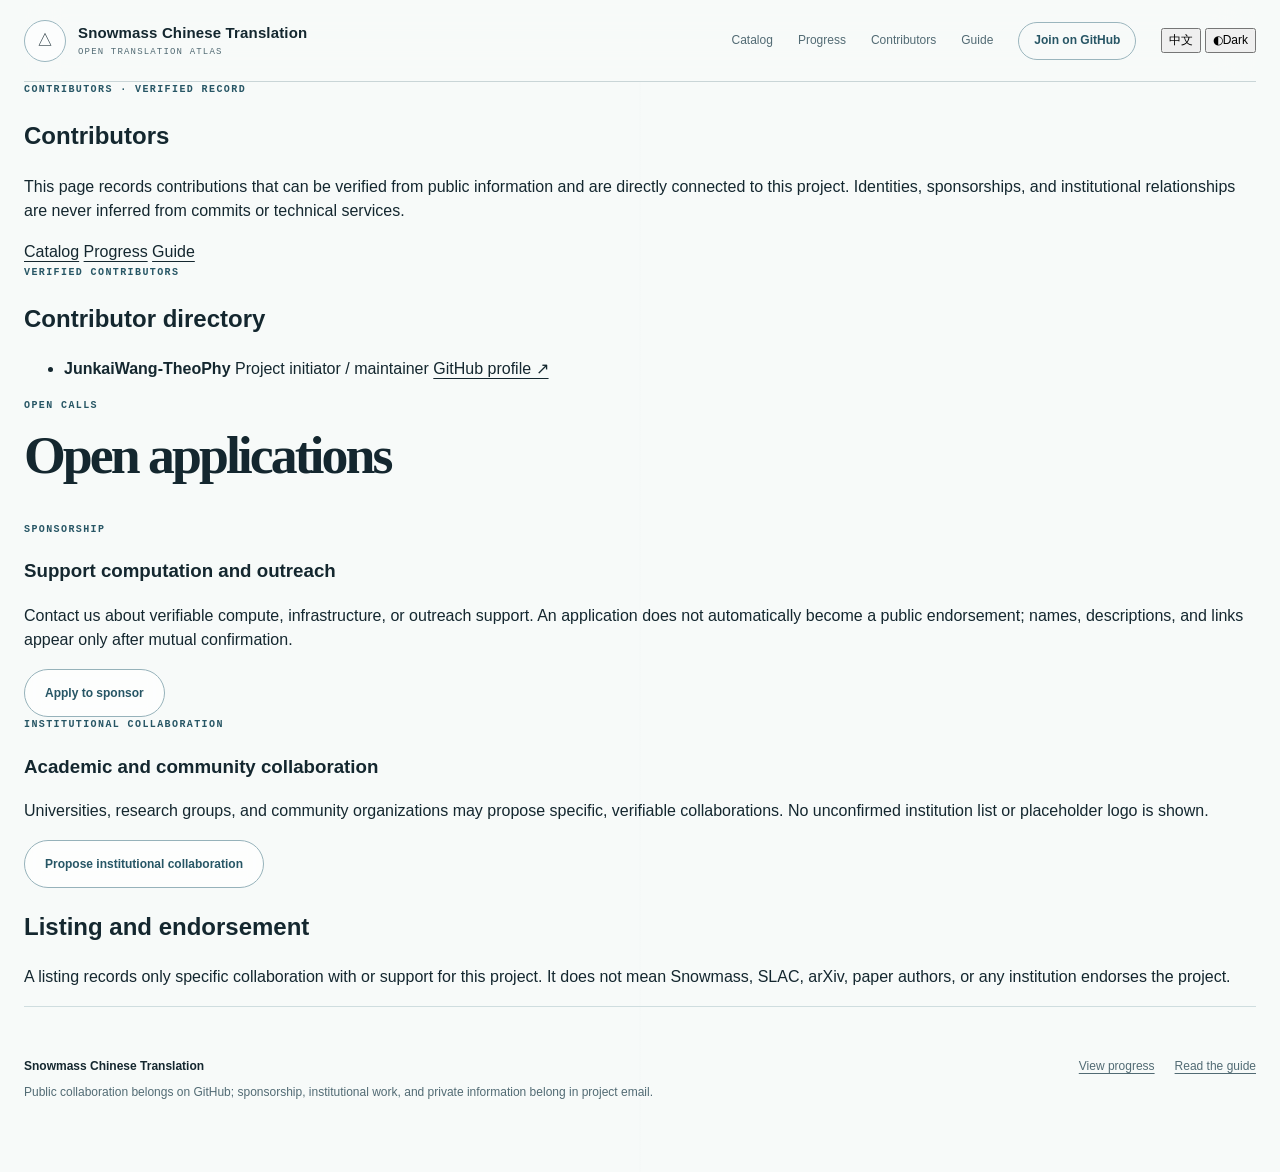
<file: site/contributors/index.html>
<!doctype html>
<html lang="zh-CN">
  <head>
    <meta charset="utf-8">
    <meta name="viewport" content="width=device-width, initial-scale=1">
    <meta name="description" content="Snowmass 中文翻译计划已核实的个人贡献者，以及友情赞助和合作机构的申请入口。" data-zh-content="Snowmass 中文翻译计划已核实的个人贡献者，以及友情赞助和合作机构的申请入口。" data-en-content="Verified individual contributors to Snowmass Chinese Translation, plus application paths for sponsorship and institutional collaboration.">
    <meta name="color-scheme" content="light dark">
    <meta property="og:type" content="website">
    <meta property="og:title" content="同行者 | Snowmass 中文翻译计划" data-zh-content="同行者 | Snowmass 中文翻译计划" data-en-content="Contributors | Snowmass Chinese Translation">
    <meta property="og:description" content="只展示经过核实的项目贡献与支持关系。" data-zh-content="只展示经过核实的项目贡献与支持关系。" data-en-content="A record limited to verified project contributions and support relationships.">
    <meta property="og:url" content="https://snowmass-physics-cn.netlify.app/contributors/">
    <title data-zh="同行者 | Snowmass 中文翻译计划" data-en="Contributors | Snowmass Chinese Translation">同行者 | Snowmass 中文翻译计划</title>
    <link rel="icon" href="../assets/snowmass-mountain.svg" type="image/svg+xml">
    <link rel="stylesheet" href="../styles.css">
    <script src="../theme-init.js"></script>
  </head>
  <body data-page="contributors">
    <a class="skip-link" href="#main-content" data-zh="跳到主要内容" data-en="Skip to main content">跳到主要内容</a>
    <header class="site-header subpage-header">
      <a class="brand" href="../" aria-label="返回 Snowmass 中文翻译计划首页" data-zh-aria="返回 Snowmass 中文翻译计划首页" data-en-aria="Back to Snowmass Chinese Translation home"><span class="brand-mark" aria-hidden="true">△</span><span><strong data-zh="Snowmass 中文翻译计划" data-en="Snowmass Chinese Translation">Snowmass 中文翻译计划</strong><small>Open Translation Atlas</small></span></a>
      <nav aria-label="主要导航" data-zh-aria="主要导航" data-en-aria="Primary navigation">
        <a href="../?lang=zh" data-zh="论文目录" data-en="Catalog">论文目录</a>
        <a href="../progress/" data-zh="项目进展" data-en="Progress">项目进展</a>
        <a href="../contributors/" aria-current="page" data-zh="同行者" data-en="Contributors">同行者</a>
        <a href="../guide/" data-zh="参与指南" data-en="Guide">参与指南</a>
        <a class="nav-cta" href="https://github.com/JunkaiWang-TheoPhy/Snowmass-Physics-CN" target="_blank" rel="noreferrer" data-zh="在 GitHub 参与" data-en="Join on GitHub">在 GitHub 参与</a>
        <div class="view-controls">
          <button type="button" class="view-toggle" id="language-toggle" aria-pressed="false">EN</button>
          <button type="button" class="view-toggle" id="theme-toggle" aria-pressed="false"><span aria-hidden="true">◐</span><span id="theme-label">深色</span></button>
        </div>
      </nav>
    </header>

    <main id="main-content" class="subpage-main">
      <section class="subpage-hero" aria-labelledby="page-title">
        <p class="eyebrow">CONTRIBUTORS · VERIFIED RECORD</p>
        <h1 id="page-title" data-zh="同行者" data-en="Contributors">同行者</h1>
        <p data-zh="这里记录可由公开资料核实、并与本项目有直接关系的贡献。身份、赞助与机构关系都不会从提交记录或技术服务中推断。" data-en="This page records contributions that can be verified from public information and are directly connected to this project. Identities, sponsorships, and institutional relationships are never inferred from commits or technical services.">这里记录可由公开资料核实、并与本项目有直接关系的贡献。身份、赞助与机构关系都不会从提交记录或技术服务中推断。</p>
        <nav class="subpage-route-links" aria-label="项目页面快速导航" data-zh-aria="项目页面快速导航" data-en-aria="Quick links to project pages">
          <a href="../?lang=zh" data-zh="论文目录" data-en="Catalog">论文目录</a>
          <a href="../progress/" data-zh="项目进展" data-en="Progress">项目进展</a>
          <a href="../guide/" data-zh="参与指南" data-en="Guide">参与指南</a>
        </nav>
      </section>

      <section class="contributor-directory" aria-labelledby="verified-contributors-title">
        <div class="contributor-directory-heading">
          <p class="eyebrow">VERIFIED CONTRIBUTORS</p>
          <h2 id="verified-contributors-title" data-zh="贡献者名录" data-en="Contributor directory">贡献者名录</h2>
        </div>
        <ul class="contributor-list" aria-label="已核实的个人贡献者" data-zh-aria="已核实的个人贡献者" data-en-aria="Verified individual contributors">
          <li class="contributor-row">
            <strong class="contributor-name">JunkaiWang-TheoPhy</strong>
            <span class="contributor-role" data-zh="项目发起人 / 维护者" data-en="Project initiator / maintainer">项目发起人 / 维护者</span>
            <a class="contributor-profile" href="https://github.com/JunkaiWang-TheoPhy" target="_blank" rel="noreferrer" data-zh="GitHub 资料 ↗" data-en="GitHub profile ↗">GitHub 资料 ↗</a>
          </li>
        </ul>
      </section>

      <section aria-labelledby="support-title">
        <div class="section-heading"><div><p class="eyebrow">OPEN CALLS</p><h2 id="support-title" data-zh="开放申请" data-en="Open applications">开放申请</h2></div></div>
        <div class="community-grid">
          <article class="open-call-card">
            <p class="eyebrow" data-zh="友情赞助" data-en="Sponsorship">友情赞助</p>
            <h3 data-zh="支持计算与传播" data-en="Support computation and outreach">支持计算与传播</h3>
            <p data-zh="欢迎就可核验的计算资源、基础设施或项目传播支持联系。申请不会自动成为公开背书；名称、说明和链接只会在双方确认后展示。" data-en="Contact us about verifiable compute, infrastructure, or outreach support. An application does not automatically become a public endorsement; names, descriptions, and links appear only after mutual confirmation.">欢迎就可核验的计算资源、基础设施或项目传播支持联系。申请不会自动成为公开背书；名称、说明和链接只会在双方确认后展示。</p>
            <a class="button button-secondary" href="mailto:WangTheoPhys@outlook.com?subject=Snowmass%20友情赞助申请" data-zh="申请友情赞助" data-en="Apply to sponsor">申请友情赞助</a>
          </article>
          <article class="open-call-card">
            <p class="eyebrow" data-zh="合作机构" data-en="Institutional collaboration">合作机构</p>
            <h3 data-zh="学术与社区协作" data-en="Academic and community collaboration">学术与社区协作</h3>
            <p data-zh="欢迎高校、研究团体与社区组织提出具体、可核验的协作方案。当前没有未经确认的机构名单，也不使用虚拟标识。" data-en="Universities, research groups, and community organizations may propose specific, verifiable collaborations. No unconfirmed institution list or placeholder logo is shown.">欢迎高校、研究团体与社区组织提出具体、可核验的协作方案。当前没有未经确认的机构名单，也不使用虚拟标识。</p>
            <a class="button button-secondary" href="mailto:WangTheoPhys@outlook.com?subject=Snowmass%20合作机构申请" data-zh="申请机构合作" data-en="Propose institutional collaboration">申请机构合作</a>
          </article>
        </div>
      </section>

      <aside class="rights-note">
        <h2 data-zh="关于列名与背书" data-en="Listing and endorsement">关于列名与背书</h2>
        <p data-zh="被列出仅表示对本项目的具体协作或支持，不代表 Snowmass、SLAC、arXiv、论文作者或任何机构为项目背书。" data-en="A listing records only specific collaboration with or support for this project. It does not mean Snowmass, SLAC, arXiv, paper authors, or any institution endorses the project.">被列出仅表示对本项目的具体协作或支持，不代表 Snowmass、SLAC、arXiv、论文作者或任何机构为项目背书。</p>
      </aside>
    </main>

    <footer>
      <div><strong data-zh="Snowmass 中文翻译计划" data-en="Snowmass Chinese Translation">Snowmass 中文翻译计划</strong><p data-zh="公开协作走 GitHub；赞助、机构合作与含私人信息的沟通走项目邮箱。" data-en="Public collaboration belongs on GitHub; sponsorship, institutional work, and private information belong in project email.">公开协作走 GitHub；赞助、机构合作与含私人信息的沟通走项目邮箱。</p></div>
      <div class="footer-links"><a href="../progress/" data-zh="查看项目进展" data-en="View progress">查看项目进展</a><a href="../guide/" data-zh="阅读参与指南" data-en="Read the guide">阅读参与指南</a></div>
    </footer>
    <script type="module" src="../community.js"></script>
  </body>
</html>
</file>
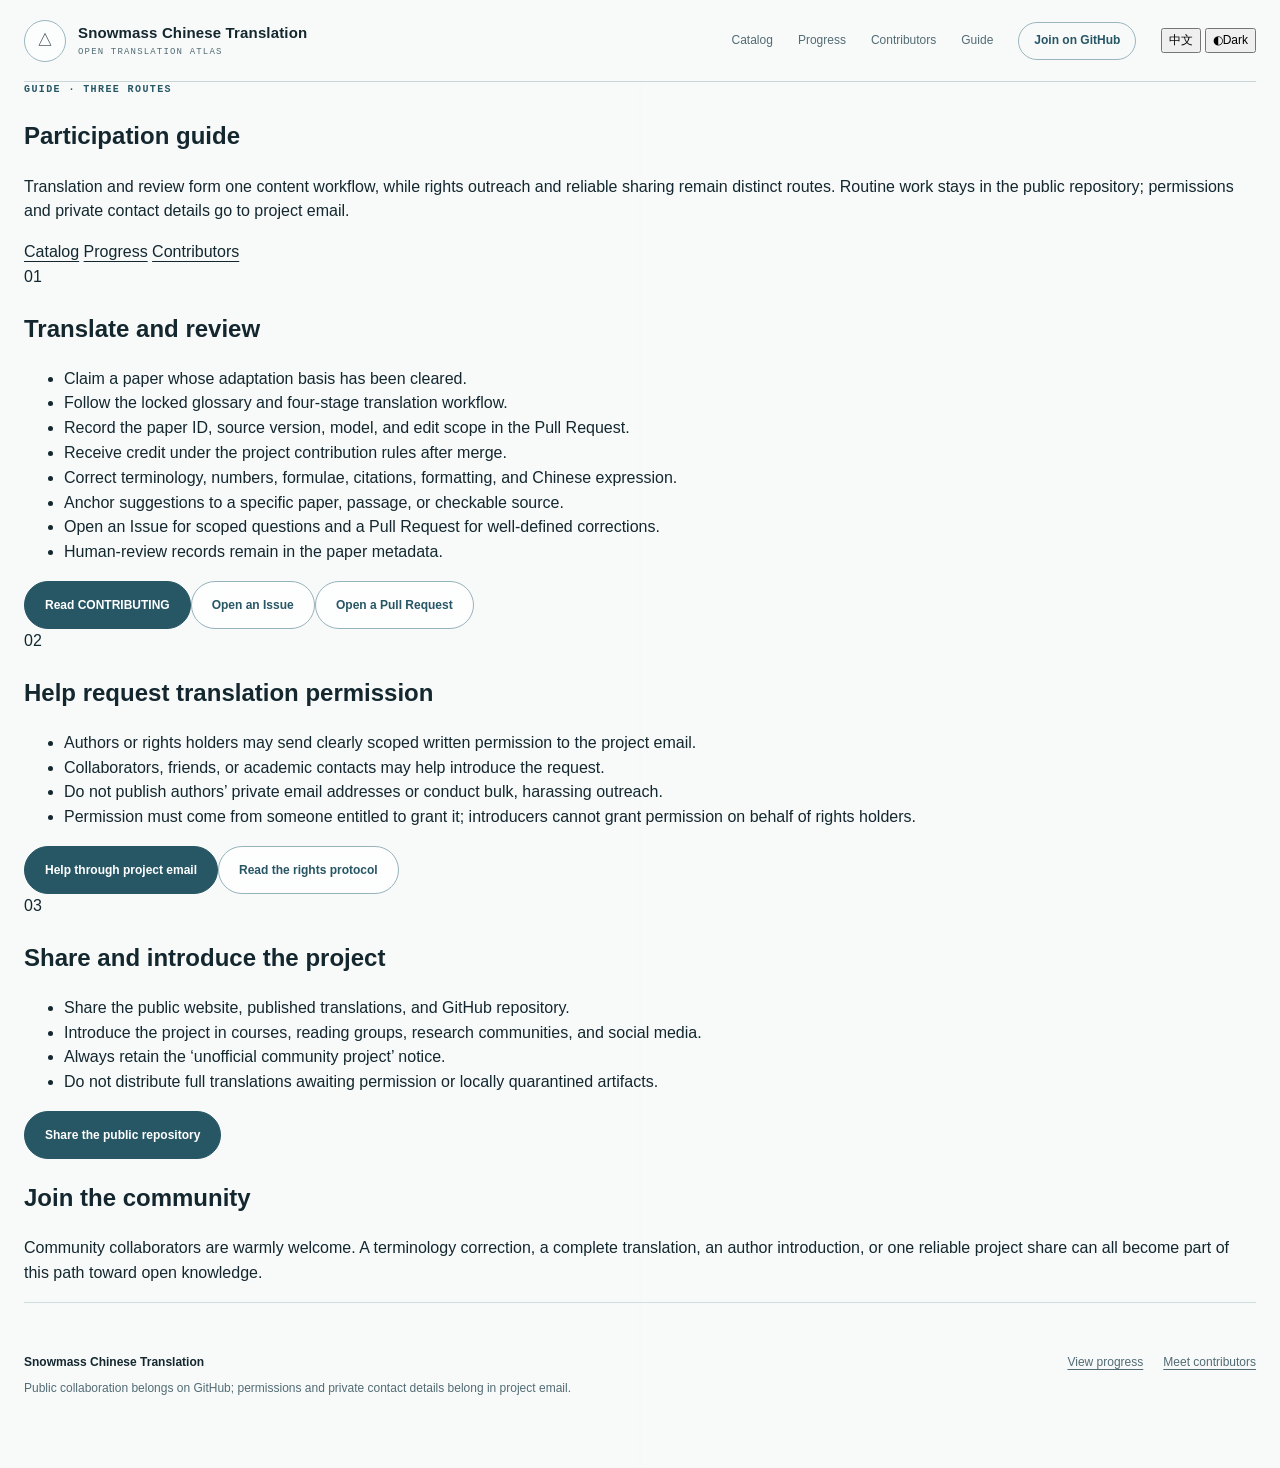
<file: site/guide/index.html>
<!doctype html>
<html lang="zh-CN">
  <head>
    <meta charset="utf-8">
    <meta name="viewport" content="width=device-width, initial-scale=1">
    <meta name="description" content="参与 Snowmass 中文翻译计划：翻译、审校、协助授权或分享已经公开的成果。" data-zh-content="参与 Snowmass 中文翻译计划：翻译、审校、协助授权或分享已经公开的成果。" data-en-content="Take part in Snowmass Chinese Translation through translation, review, rights outreach, or sharing work that is already public.">
    <meta name="color-scheme" content="light dark">
    <meta property="og:type" content="website">
    <meta property="og:title" content="参与指南 | Snowmass 中文翻译计划" data-zh-content="参与指南 | Snowmass 中文翻译计划" data-en-content="Guide | Snowmass Chinese Translation">
    <meta property="og:description" content="三组纵向参与路径，以及清晰的公开与私人联系边界。" data-zh-content="三组纵向参与路径，以及清晰的公开与私人联系边界。" data-en-content="Three stacked participation routes with clear boundaries between public and private contact.">
    <meta property="og:url" content="https://snowmass-physics-cn.netlify.app/guide/">
    <title data-zh="参与指南 | Snowmass 中文翻译计划" data-en="Guide | Snowmass Chinese Translation">参与指南 | Snowmass 中文翻译计划</title>
    <link rel="icon" href="../assets/snowmass-mountain.svg" type="image/svg+xml">
    <link rel="stylesheet" href="../styles.css?v=20260812-guide-stack">
    <script src="../theme-init.js"></script>
  </head>
  <body data-page="guide">
    <a class="skip-link" href="#main-content" data-zh="跳到主要内容" data-en="Skip to main content">跳到主要内容</a>
    <header class="site-header subpage-header">
      <a class="brand" href="../" aria-label="返回 Snowmass 中文翻译计划首页" data-zh-aria="返回 Snowmass 中文翻译计划首页" data-en-aria="Back to Snowmass Chinese Translation home"><span class="brand-mark" aria-hidden="true">△</span><span><strong data-zh="Snowmass 中文翻译计划" data-en="Snowmass Chinese Translation">Snowmass 中文翻译计划</strong><small>Open Translation Atlas</small></span></a>
      <nav aria-label="主要导航" data-zh-aria="主要导航" data-en-aria="Primary navigation">
        <a href="../?lang=zh" data-zh="论文目录" data-en="Catalog">论文目录</a>
        <a href="../progress/" data-zh="项目进展" data-en="Progress">项目进展</a>
        <a href="../contributors/" data-zh="同行者" data-en="Contributors">同行者</a>
        <a href="../guide/" aria-current="page" data-zh="参与指南" data-en="Guide">参与指南</a>
        <a class="nav-cta" href="https://github.com/JunkaiWang-TheoPhy/Snowmass-Physics-CN" target="_blank" rel="noreferrer" data-zh="在 GitHub 参与" data-en="Join on GitHub">在 GitHub 参与</a>
        <div class="view-controls">
          <button type="button" class="view-toggle" id="language-toggle" aria-pressed="false">EN</button>
          <button type="button" class="view-toggle" id="theme-toggle" aria-pressed="false"><span aria-hidden="true">◐</span><span id="theme-label">深色</span></button>
        </div>
      </nav>
    </header>

    <main id="main-content" class="subpage-main">
      <section class="subpage-hero" aria-labelledby="page-title">
        <p class="eyebrow">GUIDE · THREE ROUTES</p>
        <h1 id="page-title" data-zh="参与指南" data-en="Participation guide">参与指南</h1>
        <p data-zh="翻译与审校共同构成内容协作，授权协助和可靠分享各自形成独立路径。普通工作留在公开仓库；权利授权与私人联系方式进入项目邮箱。" data-en="Translation and review form one content workflow, while rights outreach and reliable sharing remain distinct routes. Routine work stays in the public repository; permissions and private contact details go to project email.">翻译与审校共同构成内容协作，授权协助和可靠分享各自形成独立路径。普通工作留在公开仓库；权利授权与私人联系方式进入项目邮箱。</p>
        <nav class="subpage-route-links" aria-label="项目页面快速导航" data-zh-aria="项目页面快速导航" data-en-aria="Quick links to project pages">
          <a href="../?lang=zh" data-zh="论文目录" data-en="Catalog">论文目录</a>
          <a href="../progress/" data-zh="项目进展" data-en="Progress">项目进展</a>
          <a href="../contributors/" data-zh="同行者" data-en="Contributors">同行者</a>
        </nav>
      </section>

      <section class="participation-grid" aria-label="三组参与路径" data-zh-aria="三组参与路径" data-en-aria="Three ways to participate">
        <article class="participation-card participation-translation">
          <span class="participation-number" aria-hidden="true">01</span>
          <h2 data-zh="参与翻译与审校" data-en="Translate and review">参与翻译与审校</h2>
          <ul>
            <li data-zh="从具备公开改编基础的论文中认领任务。" data-en="Claim a paper whose adaptation basis has been cleared.">从具备公开改编基础的论文中认领任务。</li>
            <li data-zh="遵守锁定术语表和四阶段翻译流程。" data-en="Follow the locked glossary and four-stage translation workflow.">遵守锁定术语表和四阶段翻译流程。</li>
            <li data-zh="在 Pull Request 中记录论文 ID、来源版本、模型和修改范围。" data-en="Record the paper ID, source version, model, and edit scope in the Pull Request.">在 Pull Request 中记录论文 ID、来源版本、模型和修改范围。</li>
            <li data-zh="合并后按项目贡献规则署名。" data-en="Receive credit under the project contribution rules after merge.">合并后按项目贡献规则署名。</li>
            <li data-zh="修正术语、数字、公式、引用、格式和中文表达。" data-en="Correct terminology, numbers, formulae, citations, formatting, and Chinese expression.">修正术语、数字、公式、引用、格式和中文表达。</li>
            <li data-zh="让建议指向具体论文、段落或可复核依据。" data-en="Anchor suggestions to a specific paper, passage, or checkable source.">让建议指向具体论文、段落或可复核依据。</li>
            <li data-zh="小范围问题提交 Issue，确定性修改提交 Pull Request。" data-en="Open an Issue for scoped questions and a Pull Request for well-defined corrections.">小范围问题提交 Issue，确定性修改提交 Pull Request。</li>
            <li data-zh="人工审校记录继续保留在论文元数据中。" data-en="Human-review records remain in the paper metadata.">人工审校记录继续保留在论文元数据中。</li>
          </ul>
          <div class="guide-actions"><a class="button button-primary" href="https://github.com/JunkaiWang-TheoPhy/Snowmass-Physics-CN/blob/main/CONTRIBUTING.md" target="_blank" rel="noreferrer" data-zh="阅读贡献说明" data-en="Read CONTRIBUTING">阅读贡献说明</a><a class="button button-secondary" href="https://github.com/JunkaiWang-TheoPhy/Snowmass-Physics-CN/issues" target="_blank" rel="noreferrer" data-zh="提出问题" data-en="Open an Issue">提出问题</a><a class="button button-secondary" href="https://github.com/JunkaiWang-TheoPhy/Snowmass-Physics-CN/pulls" target="_blank" rel="noreferrer" data-zh="提交修改" data-en="Open a Pull Request">提交修改</a></div>
        </article>

        <article class="participation-card participation-rights">
          <span class="participation-number" aria-hidden="true">02</span>
          <h2 data-zh="协助申请翻译权限" data-en="Help request translation permission">协助申请翻译权限</h2>
          <ul>
            <li data-zh="原作者或权利人可向项目邮箱提供范围明确的书面授权。" data-en="Authors or rights holders may send clearly scoped written permission to the project email.">原作者或权利人可向项目邮箱提供范围明确的书面授权。</li>
            <li data-zh="合作者、朋友或学术联系人可以帮助转达项目请求。" data-en="Collaborators, friends, or academic contacts may help introduce the request.">合作者、朋友或学术联系人可以帮助转达项目请求。</li>
            <li data-zh="不要公开作者私人邮箱，也不要进行批量骚扰式联系。" data-en="Do not publish authors’ private email addresses or conduct bulk, harassing outreach.">不要公开作者私人邮箱，也不要进行批量骚扰式联系。</li>
            <li data-zh="授权必须由有权许可的人给出；介绍人不能代替权利人作出授权。" data-en="Permission must come from someone entitled to grant it; introducers cannot grant permission on behalf of rights holders.">授权必须由有权许可的人给出；介绍人不能代替权利人作出授权。</li>
          </ul>
          <div class="guide-actions"><a class="button button-primary" href="mailto:WangTheoPhys@outlook.com?subject=Snowmass%20翻译授权协助" data-zh="通过项目邮箱协助" data-en="Help through project email">通过项目邮箱协助</a><a class="button button-secondary" href="https://github.com/JunkaiWang-TheoPhy/Snowmass-Physics-CN/blob/main/docs/RIGHTS_PROTOCOL.md" target="_blank" rel="noreferrer" data-zh="阅读权利协议" data-en="Read the rights protocol">阅读权利协议</a></div>
        </article>

        <article class="participation-card participation-outreach">
          <span class="participation-number" aria-hidden="true">03</span>
          <h2 data-zh="分发和宣传" data-en="Share and introduce the project">分发和宣传</h2>
          <ul>
            <li data-zh="分享公开网站、公开译文和 GitHub 仓库。" data-en="Share the public website, published translations, and GitHub repository.">分享公开网站、公开译文和 GitHub 仓库。</li>
            <li data-zh="在课程、读书会、研究群体和社交媒体中介绍项目。" data-en="Introduce the project in courses, reading groups, research communities, and social media.">在课程、读书会、研究群体和社交媒体中介绍项目。</li>
            <li data-zh="始终保留“非官方社区项目”说明。" data-en="Always retain the ‘unofficial community project’ notice.">始终保留“非官方社区项目”说明。</li>
            <li data-zh="不得分发等待授权的完整译文或本地隔离产物。" data-en="Do not distribute full translations awaiting permission or locally quarantined artifacts.">不得分发等待授权的完整译文或本地隔离产物。</li>
          </ul>
          <a class="button button-primary" href="https://github.com/JunkaiWang-TheoPhy/Snowmass-Physics-CN" target="_blank" rel="noreferrer" data-zh="分享公开仓库" data-en="Share the public repository">分享公开仓库</a>
        </article>
      </section>

      <section class="community-invitation">
        <h2 data-zh="欢迎同行" data-en="Join the community">欢迎同行</h2>
        <p data-zh="我们非常欢迎社区合作者加入。无论是一处术语修正、一篇完整译文、一次作者引荐，还是一次可靠的项目分享，都会被记录为这条开放知识路径的一部分。" data-en="Community collaborators are warmly welcome. A terminology correction, a complete translation, an author introduction, or one reliable project share can all become part of this path toward open knowledge.">我们非常欢迎社区合作者加入。无论是一处术语修正、一篇完整译文、一次作者引荐，还是一次可靠的项目分享，都会被记录为这条开放知识路径的一部分。</p>
      </section>
    </main>

    <footer>
      <div><strong data-zh="Snowmass 中文翻译计划" data-en="Snowmass Chinese Translation">Snowmass 中文翻译计划</strong><p data-zh="公开协作走 GitHub；权利授权和私人联系方式走项目邮箱。" data-en="Public collaboration belongs on GitHub; permissions and private contact details belong in project email.">公开协作走 GitHub；权利授权和私人联系方式走项目邮箱。</p></div>
      <div class="footer-links"><a href="../progress/" data-zh="查看项目进展" data-en="View progress">查看项目进展</a><a href="../contributors/" data-zh="认识同行者" data-en="Meet contributors">认识同行者</a></div>
    </footer>
    <script type="module" src="../community.js"></script>
  </body>
</html>
</file>
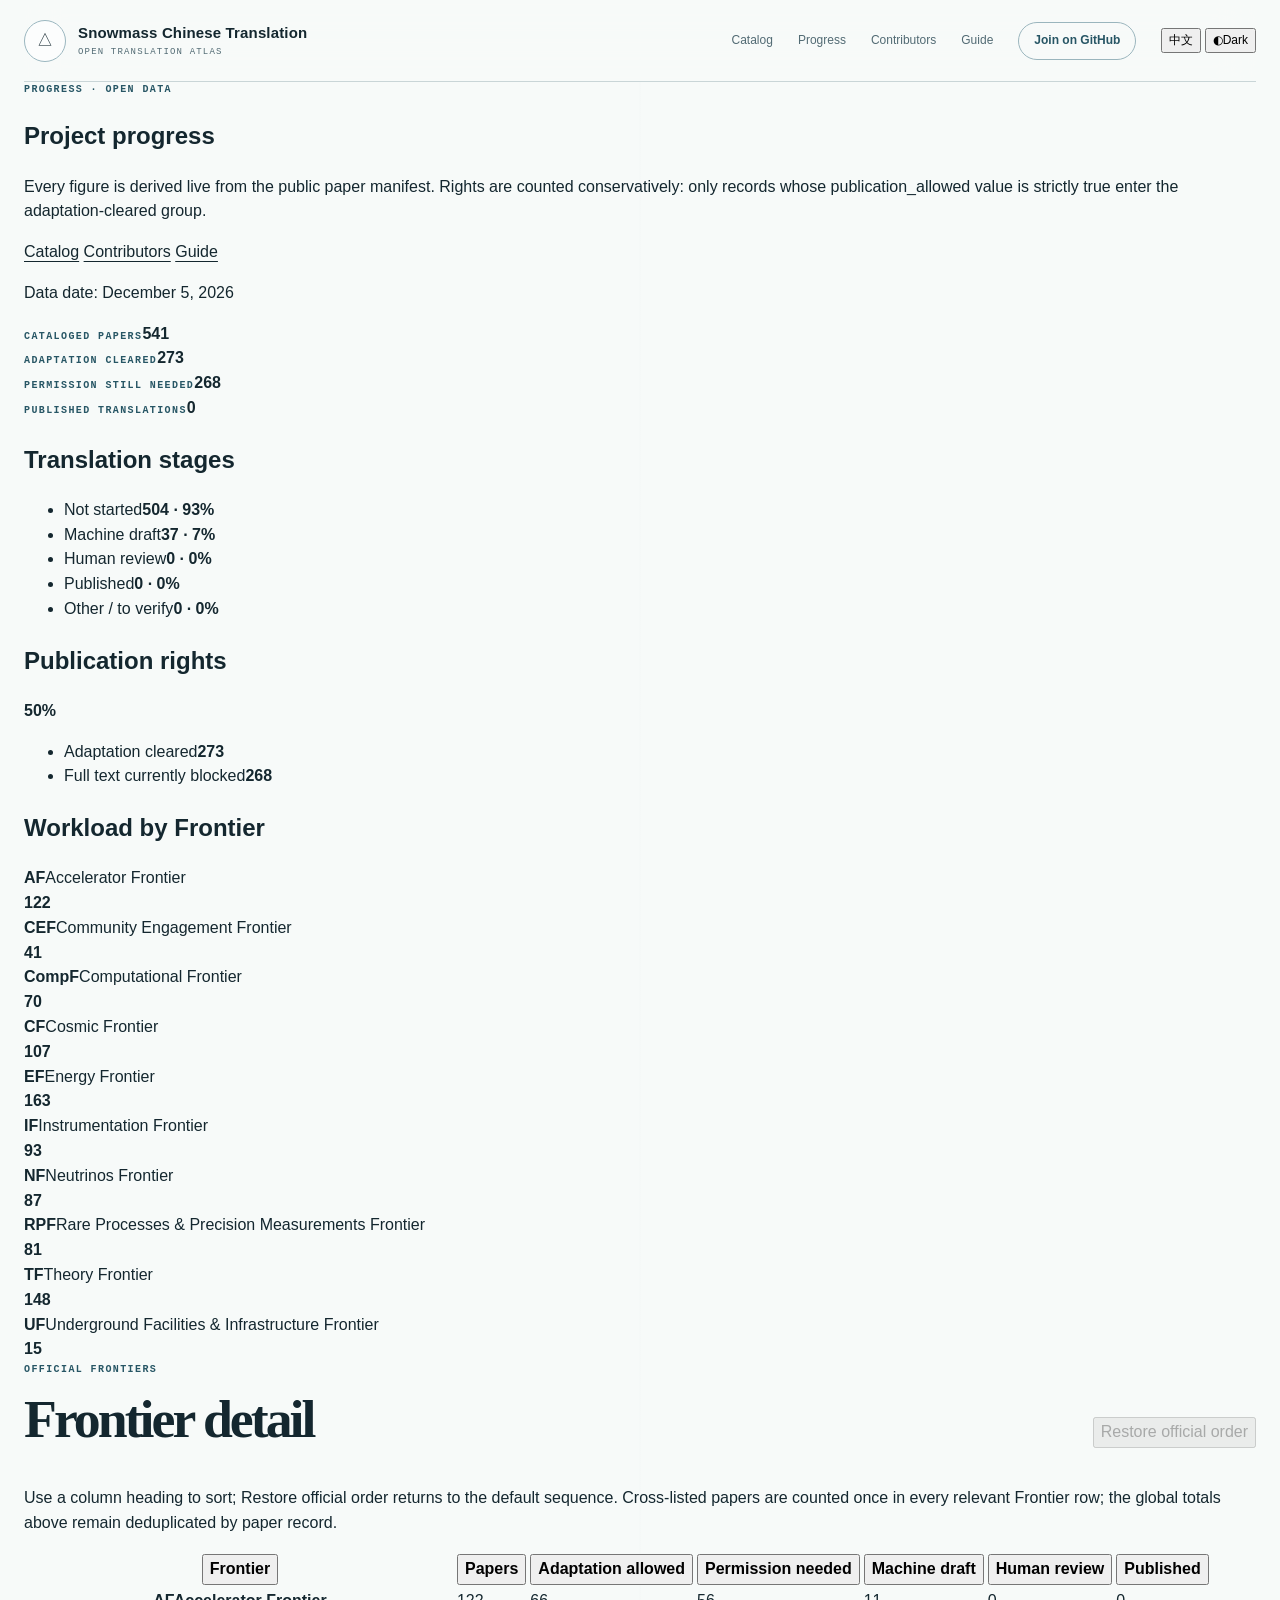
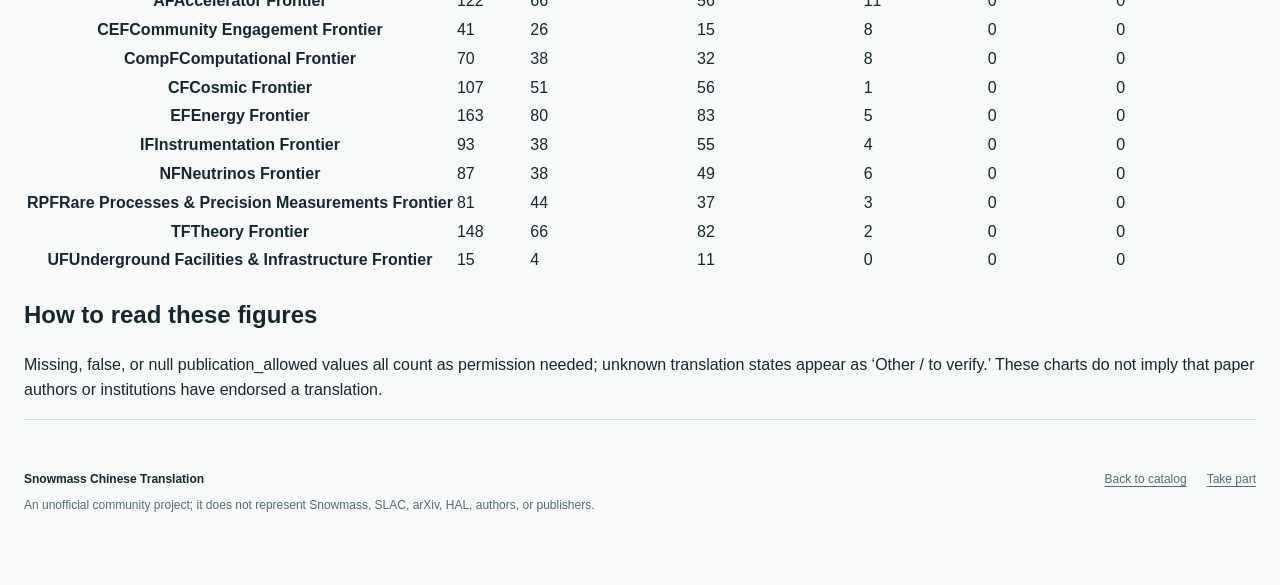
<file: site/progress/index.html>
<!doctype html>
<html lang="zh-CN">
  <head>
    <meta charset="utf-8">
    <meta name="viewport" content="width=device-width, initial-scale=1">
    <meta name="description" content="从公开论文清单实时派生 Snowmass 中文翻译计划的翻译、授权与 Frontier 进展。" data-zh-content="从公开论文清单实时派生 Snowmass 中文翻译计划的翻译、授权与 Frontier 进展。" data-en-content="Live translation, rights, and Frontier progress for the Snowmass Chinese Translation project, derived from its public paper manifest.">
    <meta name="color-scheme" content="light dark">
    <meta property="og:type" content="website">
    <meta property="og:title" content="项目进展 | Snowmass 中文翻译计划" data-zh-content="项目进展 | Snowmass 中文翻译计划" data-en-content="Progress | Snowmass Chinese Translation">
    <meta property="og:description" content="可核查的翻译阶段、公开权限与 Frontier 工作体量。" data-zh-content="可核查的翻译阶段、公开权限与 Frontier 工作体量。" data-en-content="Auditable translation stages, publication rights, and workload by Frontier.">
    <meta property="og:url" content="https://snowmass-physics-cn.netlify.app/progress/">
    <title data-zh="项目进展 | Snowmass 中文翻译计划" data-en="Progress | Snowmass Chinese Translation">项目进展 | Snowmass 中文翻译计划</title>
    <link rel="icon" href="../assets/snowmass-mountain.svg" type="image/svg+xml">
    <link rel="stylesheet" href="../styles.css">
    <script src="../theme-init.js"></script>
  </head>
  <body data-page="progress" data-papers-url="../data/papers.json">
    <a class="skip-link" href="#main-content" data-zh="跳到主要内容" data-en="Skip to main content">跳到主要内容</a>
    <header class="site-header subpage-header">
      <a class="brand" href="../" aria-label="返回 Snowmass 中文翻译计划首页" data-zh-aria="返回 Snowmass 中文翻译计划首页" data-en-aria="Back to Snowmass Chinese Translation home"><span class="brand-mark" aria-hidden="true">△</span><span><strong data-zh="Snowmass 中文翻译计划" data-en="Snowmass Chinese Translation">Snowmass 中文翻译计划</strong><small>Open Translation Atlas</small></span></a>
      <nav aria-label="主要导航" data-zh-aria="主要导航" data-en-aria="Primary navigation">
        <a href="../?lang=zh" data-zh="论文目录" data-en="Catalog">论文目录</a>
        <a href="../progress/" aria-current="page" data-zh="项目进展" data-en="Progress">项目进展</a>
        <a href="../contributors/" data-zh="同行者" data-en="Contributors">同行者</a>
        <a href="../guide/" data-zh="参与指南" data-en="Guide">参与指南</a>
        <a class="nav-cta" href="https://github.com/JunkaiWang-TheoPhy/Snowmass-Physics-CN" target="_blank" rel="noreferrer" data-zh="在 GitHub 参与" data-en="Join on GitHub">在 GitHub 参与</a>
        <div class="view-controls">
          <button type="button" class="view-toggle" id="language-toggle" aria-pressed="false">EN</button>
          <button type="button" class="view-toggle" id="theme-toggle" aria-pressed="false"><span aria-hidden="true">◐</span><span id="theme-label">深色</span></button>
        </div>
      </nav>
    </header>

    <main id="main-content" class="subpage-main">
      <section class="subpage-hero" aria-labelledby="page-title">
        <p class="eyebrow">PROGRESS · OPEN DATA</p>
        <h1 id="page-title" data-zh="项目进展" data-en="Project progress">项目进展</h1>
        <p data-zh="所有数字均从公开论文清单实时派生。权利状态按最保守口径统计：只有 publication_allowed 严格为 true 的记录进入可公开改编侧。" data-en="Every figure is derived live from the public paper manifest. Rights are counted conservatively: only records whose publication_allowed value is strictly true enter the adaptation-cleared group.">所有数字均从公开论文清单实时派生。权利状态按最保守口径统计：只有 publication_allowed 严格为 true 的记录进入可公开改编侧。</p>
        <nav class="subpage-route-links" aria-label="项目页面快速导航" data-zh-aria="项目页面快速导航" data-en-aria="Quick links to project pages">
          <a href="../?lang=zh" data-zh="论文目录" data-en="Catalog">论文目录</a>
          <a href="../contributors/" data-zh="同行者" data-en="Contributors">同行者</a>
          <a href="../guide/" data-zh="参与指南" data-en="Guide">参与指南</a>
        </nav>
        <p class="progress-updated-line"><span data-zh="数据日期：" data-en="Data date: ">数据日期：</span><time id="progress-updated">—</time></p>
      </section>

      <section id="progress-metrics" class="progress-metrics" aria-label="项目核心指标" data-zh-aria="项目核心指标" data-en-aria="Core project metrics"></section>
      <section class="progress-visuals" aria-label="项目进展图表" data-zh-aria="项目进展图表" data-en-aria="Project progress charts">
        <article id="translation-chart" class="progress-chart"></article>
        <article id="rights-chart" class="progress-chart"></article>
      </section>
      <article id="frontier-chart" class="frontier-chart-panel"></article>

      <section class="progress-detail" aria-labelledby="frontier-table-title">
        <div class="section-heading">
          <div>
            <p class="eyebrow">OFFICIAL FRONTIERS</p>
            <h2 id="frontier-table-title" data-zh="Frontier 明细" data-en="Frontier detail">Frontier 明细</h2>
          </div>
          <button type="button" class="table-sort-reset" id="frontier-sort-reset" disabled data-zh="恢复官方顺序" data-en="Restore official order">恢复官方顺序</button>
        </div>
        <p class="cross-listing-note" data-zh="选择列标题可排序，“恢复官方顺序”返回默认排列。跨 Frontier 论文会在所属的每个学科行中各计一次；页面顶部的全局总数仍按论文记录去重。" data-en="Use a column heading to sort; Restore official order returns to the default sequence. Cross-listed papers are counted once in every relevant Frontier row; the global totals above remain deduplicated by paper record.">选择列标题可排序，“恢复官方顺序”返回默认排列。跨 Frontier 论文会在所属的每个学科行中各计一次；页面顶部的全局总数仍按论文记录去重。</p>
        <div class="progress-table-wrap" tabindex="0">
          <table class="progress-table">
            <thead><tr>
              <th scope="col" data-sort-key="name"><button type="button" class="frontier-sort-button" data-sort-key="name" data-zh="研究前沿" data-en="Frontier">研究前沿</button></th>
              <th scope="col" data-sort-key="total"><button type="button" class="frontier-sort-button" data-sort-key="total" data-zh="论文" data-en="Papers">论文</button></th>
              <th scope="col" data-sort-key="allowed"><button type="button" class="frontier-sort-button" data-sort-key="allowed" data-zh="可改编" data-en="Adaptation allowed">可改编</button></th>
              <th scope="col" data-sort-key="blocked"><button type="button" class="frontier-sort-button" data-sort-key="blocked" data-zh="待授权" data-en="Permission needed">待授权</button></th>
              <th scope="col" data-sort-key="machine-draft"><button type="button" class="frontier-sort-button" data-sort-key="machine-draft" data-zh="机器初译" data-en="Machine draft">机器初译</button></th>
              <th scope="col" data-sort-key="human-review"><button type="button" class="frontier-sort-button" data-sort-key="human-review" data-zh="人工审校" data-en="Human review">人工审校</button></th>
              <th scope="col" data-sort-key="published"><button type="button" class="frontier-sort-button" data-sort-key="published" data-zh="已公开" data-en="Published">已公开</button></th>
            </tr></thead>
            <tbody id="frontier-table-body"></tbody>
          </table>
        </div>
      </section>

      <aside class="rights-note">
        <h2 data-zh="如何阅读这些数字" data-en="How to read these figures">如何阅读这些数字</h2>
        <p data-zh="缺失、false 或 null 的 publication_allowed 都计入待授权侧；未知翻译状态归入“其他 / 待核验”。图表不表示论文作者或机构已经认可译文。" data-en="Missing, false, or null publication_allowed values all count as permission needed; unknown translation states appear as ‘Other / to verify.’ These charts do not imply that paper authors or institutions have endorsed a translation.">缺失、false 或 null 的 publication_allowed 都计入待授权侧；未知翻译状态归入“其他 / 待核验”。图表不表示论文作者或机构已经认可译文。</p>
      </aside>
      <div id="progress-error" class="error-state" role="alert" hidden></div>
    </main>

    <footer>
      <div>
        <strong data-zh="Snowmass 中文翻译计划" data-en="Snowmass Chinese Translation">Snowmass 中文翻译计划</strong>
        <p data-zh="非官方社区项目，不代表 Snowmass、SLAC、arXiv、HAL、作者或出版机构。" data-en="An unofficial community project; it does not represent Snowmass, SLAC, arXiv, HAL, authors, or publishers.">非官方社区项目，不代表 Snowmass、SLAC、arXiv、HAL、作者或出版机构。</p>
      </div>
      <div class="footer-links"><a href="../" data-zh="返回论文目录" data-en="Back to catalog">返回论文目录</a><a href="../guide/" data-zh="参与项目" data-en="Take part">参与项目</a></div>
    </footer>
    <script type="module" src="../community.js"></script>
  </body>
</html>
</file>
<file: site/styles.css>
:root {
  --snow: #f7faf9;
  --paper: #fffefa;
  --ice: #e7f0f2;
  --ice-deep: #d3e2e6;
  --ink: #14272f;
  --muted: #526b74;
  --faint: #71858b;
  --line: #cfdddf;
  --glacier: #4c8294;
  --glacier-dark: #275665;
  --pine: #2e6959;
  --pine-soft: #e3f1ec;
  --amber: #94600e;
  --amber-soft: #fff1d7;
  --red: #94443f;
  --red-soft: #fbe8e5;
  --max: 1440px;
  --radius: 10px;
  font-family: Inter, ui-sans-serif, -apple-system, BlinkMacSystemFont, "Segoe UI", "Noto Sans SC", sans-serif;
  color: var(--ink);
  background: var(--snow);
  font-synthesis: none;
}

* { box-sizing: border-box; }
html { scroll-behavior: smooth; }
body {
  min-width: 320px;
  margin: 0;
  overflow-x: hidden;
  background:
    linear-gradient(90deg, transparent 49.95%, rgba(54, 92, 104, 0.035) 50%, transparent 50.05%),
    var(--snow);
  color: var(--ink);
  line-height: 1.55;
}

a { color: inherit; text-decoration-thickness: 1px; text-underline-offset: .24em; }
button, input, select { font: inherit; }
button, a { -webkit-tap-highlight-color: transparent; }
:focus-visible { outline: 3px solid var(--glacier-dark); outline-offset: 3px; }

.skip-link {
  position: fixed;
  top: 12px;
  left: 12px;
  z-index: 30;
  padding: 10px 14px;
  background: var(--glacier-dark);
  color: #fff;
  transform: translateY(-160%);
}
.skip-link:focus { transform: none; }

.site-header, main, footer { width: min(calc(100% - 48px), var(--max)); margin-inline: auto; }
.site-header {
  position: sticky;
  top: 0;
  z-index: 20;
  display: flex;
  min-height: 82px;
  align-items: center;
  justify-content: space-between;
  border-bottom: 1px solid rgba(112, 143, 151, .35);
  background: rgba(247, 250, 249, .88);
  backdrop-filter: blur(18px);
}
.brand { display: flex; gap: 12px; align-items: center; text-decoration: none; }
.brand-mark {
  display: grid;
  width: 42px;
  height: 42px;
  place-items: center;
  border: 1px solid #9ab6bf;
  border-radius: 50%;
  background: rgba(255, 255, 255, .7);
}
.brand-mark svg { width: 29px; fill: var(--ice-deep); stroke: var(--glacier-dark); stroke-width: 1.5; }
.brand strong, .brand small { display: block; }
.brand strong { font-size: 15px; letter-spacing: .01em; }
.brand small {
  margin-top: 2px;
  color: var(--muted);
  font-family: ui-monospace, SFMono-Regular, Menlo, monospace;
  font-size: 9px;
  letter-spacing: .13em;
  text-transform: uppercase;
}
.site-header nav { display: flex; gap: 25px; align-items: center; font-size: 12px; }
.site-header nav a { color: var(--muted); text-decoration: none; }
.site-header nav a:hover { color: var(--glacier-dark); }
.site-header nav .nav-cta {
  min-height: 38px;
  display: inline-flex;
  align-items: center;
  padding: 0 15px;
  border: 1px solid #9ab5bd;
  border-radius: 999px;
  color: var(--glacier-dark);
  font-weight: 700;
}

.hero {
  position: relative;
  display: grid;
  grid-template-columns: minmax(0, 1.45fr) minmax(300px, .58fr);
  gap: clamp(42px, 7vw, 110px);
  min-height: 650px;
  align-items: end;
  margin-top: 22px;
  padding: 94px clamp(28px, 5vw, 76px) 58px;
  overflow: hidden;
  border: 1px solid #c5d6da;
  border-radius: 16px 16px 0 0;
  isolation: isolate;
}
.hero-landscape {
  background-image:
    linear-gradient(90deg, rgba(247, 250, 249, .98) 0%, rgba(247, 250, 249, .86) 42%, rgba(247, 250, 249, .14) 72%),
    linear-gradient(0deg, rgba(230, 240, 241, .95) 0%, transparent 42%),
    url("assets/snowmass-mountain.svg");
  background-position: center;
  background-size: cover;
}
.hero-copy, .rights-principle { min-width: 0; }
.eyebrow, .principle-index, .metric-label {
  margin: 0;
  color: var(--glacier-dark);
  font-family: ui-monospace, SFMono-Regular, Menlo, monospace;
  font-size: 10px;
  font-weight: 750;
  letter-spacing: .14em;
  text-transform: uppercase;
}
.hero h1 {
  max-width: 850px;
  margin: 22px 0 26px;
  font-family: "Songti SC", "Noto Serif CJK SC", STSong, Georgia, serif;
  font-size: clamp(52px, 6.1vw, 94px);
  font-weight: 600;
  letter-spacing: -.075em;
  line-height: 1.03;
}
.hero-lede { max-width: 700px; margin: 0; color: #385661; font-size: clamp(16px, 1.25vw, 20px); line-height: 1.8; }
.hero-actions { display: flex; flex-wrap: wrap; gap: 11px; margin-top: 36px; }
.button {
  display: inline-flex;
  min-height: 48px;
  align-items: center;
  justify-content: center;
  padding: 0 20px;
  border: 1px solid #96b2ba;
  border-radius: 999px;
  font-size: 12px;
  font-weight: 750;
  text-decoration: none;
}
.button-primary { border-color: var(--glacier-dark); background: var(--glacier-dark); color: #fff; }
.button-primary:hover { background: #173f4d; }
.button-secondary { background: rgba(255, 255, 255, .7); color: var(--glacier-dark); backdrop-filter: blur(8px); }
.button-secondary:hover { background: #fff; }
.rights-principle {
  padding: 26px;
  border: 1px solid rgba(130, 163, 172, .62);
  border-radius: var(--radius);
  background: rgba(250, 253, 252, .76);
  box-shadow: 0 18px 55px rgba(38, 69, 79, .12);
  backdrop-filter: blur(14px);
}
.rights-principle p { margin: 28px 0 25px; font-family: "Songti SC", STSong, Georgia, serif; font-size: 19px; line-height: 1.62; }
.signal-row { display: grid; gap: 9px; color: var(--muted); font-family: ui-monospace, SFMono-Regular, Menlo, monospace; font-size: 10px; }
.signal { display: inline-block; width: 8px; height: 8px; margin-right: 9px; border-radius: 50%; }
.signal-green { background: var(--pine); }
.signal-amber { background: var(--amber); }
.signal-red { background: var(--red); }

.metrics { display: grid; grid-template-columns: repeat(4, 1fr); border: 1px solid var(--line); border-top: 0; background: rgba(255, 255, 255, .82); }
.metrics article { min-height: 168px; padding: 25px 28px; border-right: 1px solid var(--line); }
.metrics article:last-child { border-right: 0; }
.metrics strong { display: block; margin-top: 24px; font-family: Georgia, serif; font-size: clamp(38px, 4vw, 61px); font-weight: 500; letter-spacing: -.055em; line-height: 1; }
.metrics small { display: block; margin-top: 10px; color: var(--faint); }
.protocol-strip {
  display: flex;
  flex-wrap: wrap;
  gap: 13px;
  align-items: center;
  justify-content: center;
  padding: 25px;
  border-bottom: 1px solid var(--line);
  color: var(--muted);
  font-family: ui-monospace, SFMono-Regular, Menlo, monospace;
  font-size: 10px;
  letter-spacing: .05em;
}
.protocol-strip b { color: var(--glacier); }

.catalog { padding: 104px 0 120px; }
.section-heading { display: flex; gap: 30px; align-items: end; justify-content: space-between; margin-bottom: 38px; }
.section-heading h2 {
  margin: 12px 0 0;
  font-family: "Songti SC", "Noto Serif CJK SC", STSong, Georgia, serif;
  font-size: clamp(35px, 4.2vw, 62px);
  font-weight: 600;
  letter-spacing: -.055em;
  line-height: 1.08;
}
.result-count { color: var(--muted); font-family: ui-monospace, SFMono-Regular, Menlo, monospace; font-size: 11px; }
.filters {
  display: grid;
  grid-template-columns: 2.2fr repeat(6, minmax(140px, 1fr)) auto;
  gap: 1px;
  margin-bottom: 28px;
  overflow: hidden;
  border: 1px solid var(--line);
  border-radius: var(--radius);
  background: var(--line);
  box-shadow: 0 9px 26px rgba(40, 70, 78, .06);
}
.filters label { display: grid; gap: 7px; min-width: 0; padding: 11px 13px; background: #fff; }
.filters label span { color: var(--faint); font-family: ui-monospace, SFMono-Regular, Menlo, monospace; font-size: 9px; font-weight: 700; letter-spacing: .09em; text-transform: uppercase; }
.filters input, .filters select { width: 100%; min-width: 0; min-height: 28px; padding: 0; border: 0; outline: 0; background-color: transparent; color: var(--ink); font-size: 13px; }
.filters input::placeholder { color: #89999d; }
.filters select { appearance: none; background-image: linear-gradient(45deg, transparent 50%, var(--faint) 50%), linear-gradient(135deg, var(--faint) 50%, transparent 50%); background-position: calc(100% - 8px) 50%, calc(100% - 3px) 50%; background-repeat: no-repeat; background-size: 5px 5px; }
.reset-button { min-height: 50px; border: 0; background: var(--ice); color: var(--glacier-dark); cursor: pointer; font-family: ui-monospace, SFMono-Regular, Menlo, monospace; font-size: 10px; font-weight: 700; }
.reset-button:hover { background: var(--ice-deep); }

.paper-grid { display: grid; grid-template-columns: repeat(3, minmax(0, 1fr)); gap: 14px; }
.paper-card {
  display: flex;
  min-height: 390px;
  flex-direction: column;
  padding: 24px;
  border: 1px solid var(--line);
  border-radius: var(--radius);
  background: rgba(255, 255, 255, .9);
  box-shadow: 0 10px 28px rgba(37, 66, 75, .045);
  transition: border-color 160ms ease, box-shadow 160ms ease, transform 160ms ease;
}
.paper-card:hover { z-index: 1; border-color: #90b0b9; box-shadow: 0 17px 40px rgba(37, 66, 75, .11); transform: translateY(-3px); }
.paper-card-top, .paper-card-footer, .paper-meta { display: flex; gap: 12px; align-items: center; justify-content: space-between; }
.paper-id { overflow: hidden; color: var(--glacier-dark); font-family: ui-monospace, SFMono-Regular, Menlo, monospace; font-size: 10px; font-weight: 700; text-overflow: ellipsis; white-space: nowrap; }
.paper-year { color: var(--faint); font-family: ui-monospace, SFMono-Regular, Menlo, monospace; font-size: 10px; }
.paper-card h3 { margin: 30px 0 15px; font-family: "Songti SC", STSong, Georgia, serif; font-size: 22px; font-weight: 650; letter-spacing: -.025em; line-height: 1.4; }
.paper-authors { display: -webkit-box; overflow: hidden; margin: 0 0 22px; color: var(--muted); font-size: 13px; -webkit-box-orient: vertical; -webkit-line-clamp: 2; }
.badges { display: flex; flex-wrap: wrap; gap: 6px; margin-bottom: 24px; }
.badge { display: inline-flex; min-height: 26px; align-items: center; padding: 3px 9px; border: 1px solid var(--line); border-radius: 999px; color: var(--muted); background: var(--snow); font-family: ui-monospace, SFMono-Regular, Menlo, monospace; font-size: 9px; line-height: 1.2; }
.badge-cleared, .badge-published { border-color: #9bc8b9; background: var(--pine-soft); color: var(--pine); }
.badge-pending, .badge-draft { border-color: #e1bd7c; background: var(--amber-soft); color: var(--amber); }
.badge-blocked { border-color: #d6a19d; background: var(--red-soft); color: var(--red); }
.paper-meta { flex-wrap: wrap; justify-content: flex-start; margin-top: auto; padding-top: 18px; border-top: 1px solid var(--line); color: var(--faint); font-family: ui-monospace, SFMono-Regular, Menlo, monospace; font-size: 10px; }
.paper-meta span + span::before { margin-right: 12px; color: #abc0c5; content: "/"; }
.paper-card-footer { margin-top: 18px; }
.paper-card-footer a, .paper-detail-button { min-height: 44px; display: inline-flex; align-items: center; color: var(--glacier-dark); font-family: ui-monospace, SFMono-Regular, Menlo, monospace; font-size: 10px; }
.paper-detail-button { padding: 0; border: 0; background: transparent; cursor: pointer; text-decoration: underline; text-underline-offset: .24em; }
.paper-card-footer a:hover, .paper-detail-button:hover { color: #173f4d; }
.empty-state, .loading-state, .error-state { grid-column: 1 / -1; min-height: 300px; padding: 60px; border: 1px solid var(--line); border-radius: var(--radius); background: #fff; text-align: center; }
.empty-state strong, .error-state strong { display: block; margin-bottom: 8px; font-family: Georgia, serif; font-size: 24px; }
.empty-state p, .error-state p { color: var(--muted); }

.pagination { display: flex; flex-wrap: wrap; gap: 8px; justify-content: center; margin-top: 36px; }
.pagination button { min-width: 44px; height: 44px; border: 1px solid var(--line); border-radius: 50%; background: #fff; color: var(--muted); cursor: pointer; }
.pagination button:hover, .pagination button[aria-current="page"] { border-color: var(--glacier-dark); background: var(--ice); color: var(--glacier-dark); }
.pagination button:disabled { cursor: not-allowed; opacity: .35; }

.detail-panel { margin-top: 26px; padding: 40px clamp(24px, 4vw, 58px) 100px; border: 1px solid #dddcd4; border-radius: 14px 14px 0 0; background: var(--paper); box-shadow: 0 20px 60px rgba(48, 62, 65, .08); }
.detail-back { min-height: 44px; padding: 0; border: 0; background: transparent; color: var(--glacier-dark); cursor: pointer; font-family: ui-monospace, SFMono-Regular, Menlo, monospace; font-size: 11px; }
.detail-header { display: grid; grid-template-columns: minmax(0, 1.55fr) minmax(280px, .6fr); gap: clamp(40px, 8vw, 130px); padding: 58px 0 66px; border-bottom: 1px solid #d9d9d1; }
.detail-header h1 { max-width: 1000px; margin: 20px 0 24px; font-family: "Songti SC", "Noto Serif CJK SC", STSong, Georgia, serif; font-size: clamp(39px, 5vw, 74px); font-weight: 600; letter-spacing: -.06em; line-height: 1.08; }
.detail-authors { color: var(--muted); font-size: 16px; }
.detail-status { align-self: end; padding: 25px; border: 1px solid #cfdedb; border-top: 4px solid var(--pine); border-radius: 7px; background: #f5f9f6; }
.detail-status .badge { margin: 4px 4px 4px 0; }
.detail-grid { display: grid; grid-template-columns: repeat(2, minmax(0, 1fr)); gap: 1px; margin-top: 1px; background: #d9d9d1; }
.detail-block { min-width: 0; padding: 30px; background: var(--paper); }
.detail-block h2 { margin: 0 0 24px; color: var(--faint); font-family: ui-monospace, SFMono-Regular, Menlo, monospace; font-size: 10px; letter-spacing: .1em; text-transform: uppercase; }
.definition-list { display: grid; grid-template-columns: minmax(120px, .45fr) 1fr; gap: 13px 20px; margin: 0; }
.definition-list dt { color: var(--faint); font-size: 12px; }
.definition-list dd { min-width: 0; margin: 0; overflow-wrap: anywhere; font-size: 13px; }
.condition-list, .topic-list { margin: 0; padding-left: 20px; color: var(--muted); font-size: 13px; }
.condition-list li, .topic-list li { margin: 8px 0; }
.detail-actions { display: flex; flex-wrap: wrap; gap: 12px; margin-top: 30px; }

footer { display: grid; grid-template-columns: 1fr auto; gap: 36px 60px; padding: 50px 0 70px; border-top: 1px solid var(--line); color: var(--muted); font-size: 12px; }
footer strong { color: var(--ink); }
footer p { margin: 8px 0 0; }
.footer-links { display: flex; flex-wrap: wrap; gap: 20px; }
.footer-fineprint { grid-column: 1 / -1; max-width: 900px; color: var(--faint); }
.error-page { display: grid; min-height: 100vh; place-items: center; }
.error-card { width: min(calc(100% - 40px), 720px); padding: 50px; border: 1px solid var(--line); border-top: 4px solid var(--glacier); border-radius: var(--radius); background: #fff; }
.error-card h1 { margin: 25px 0; font-family: Georgia, serif; font-size: clamp(38px, 7vw, 72px); letter-spacing: -.06em; }
.error-card p:not(.eyebrow) { margin-bottom: 35px; color: var(--muted); }

@media (max-width: 1180px) {
  .site-header nav a:nth-child(2) { display: none; }
  .filters { grid-template-columns: repeat(4, 1fr); }
  .search-field { grid-column: span 2; }
  .paper-grid { grid-template-columns: repeat(2, minmax(0, 1fr)); }
}

@media (max-width: 860px) {
  .site-header, main, footer { width: min(calc(100% - 28px), var(--max)); }
  .site-header { min-height: 72px; }
  .site-header nav a:not(.nav-cta) { display: none; }
  .brand strong { font-size: 13px; }
  .brand small { display: none; }
  .hero { grid-template-columns: 1fr; gap: 44px; min-height: 720px; padding: 68px 28px 34px; }
  .hero-landscape { background-image: linear-gradient(180deg, rgba(247, 250, 249, .97) 0%, rgba(247, 250, 249, .72) 50%, rgba(228, 239, 241, .72) 100%), url("assets/snowmass-mountain.svg"); }
  .hero h1 { letter-spacing: -.06em; }
  .rights-principle { max-width: 500px; }
  .metrics { grid-template-columns: repeat(2, 1fr); }
  .metrics article:nth-child(2) { border-right: 0; }
  .metrics article:nth-child(-n + 2) { border-bottom: 1px solid var(--line); }
  .section-heading { display: block; }
  .result-count { margin-top: 18px; }
  .filters { grid-template-columns: repeat(2, 1fr); }
  .search-field { grid-column: 1 / -1; }
  .detail-header, .detail-grid { grid-template-columns: 1fr; }
}

@media (max-width: 720px) {
  .site-header nav { gap: 10px; }
  .nav-cta { font-size: 10px; }
  .brand-mark { width: 36px; height: 36px; }
  .hero { min-height: auto; margin-top: 12px; padding: 56px 21px 22px; border-radius: 12px 12px 0 0; }
  .hero h1 { font-size: clamp(43px, 13vw, 61px); }
  .hero-lede { font-size: 15px; }
  .rights-principle { padding: 20px; }
  .metrics { grid-template-columns: 1fr; }
  .metrics article { min-height: 140px; border-right: 0; border-bottom: 1px solid var(--line); }
  .metrics article:last-child { border-bottom: 0; }
  .protocol-strip { justify-content: flex-start; }
  .catalog { padding-top: 72px; }
  .filters, .paper-grid { grid-template-columns: 1fr; }
  .filters label, .search-field { grid-column: 1; }
  .paper-card { min-height: 350px; }
  .empty-state, .error-state { padding: 44px 22px; }
  .detail-panel { width: calc(100% + 8px); margin-left: -4px; padding: 28px 19px 72px; }
  .detail-header { padding: 38px 0 44px; }
  .detail-header h1 { font-size: clamp(36px, 11vw, 54px); }
  .definition-list { grid-template-columns: 1fr; gap: 3px; }
  .definition-list dd { margin-bottom: 13px; }
  footer { grid-template-columns: 1fr; }
  .footer-fineprint { grid-column: 1; }
}

@media (prefers-reduced-motion: reduce) {
  html { scroll-behavior: auto; }
  *, *::before, *::after { scroll-behavior: auto !important; transition: none !important; }
}
</file>
